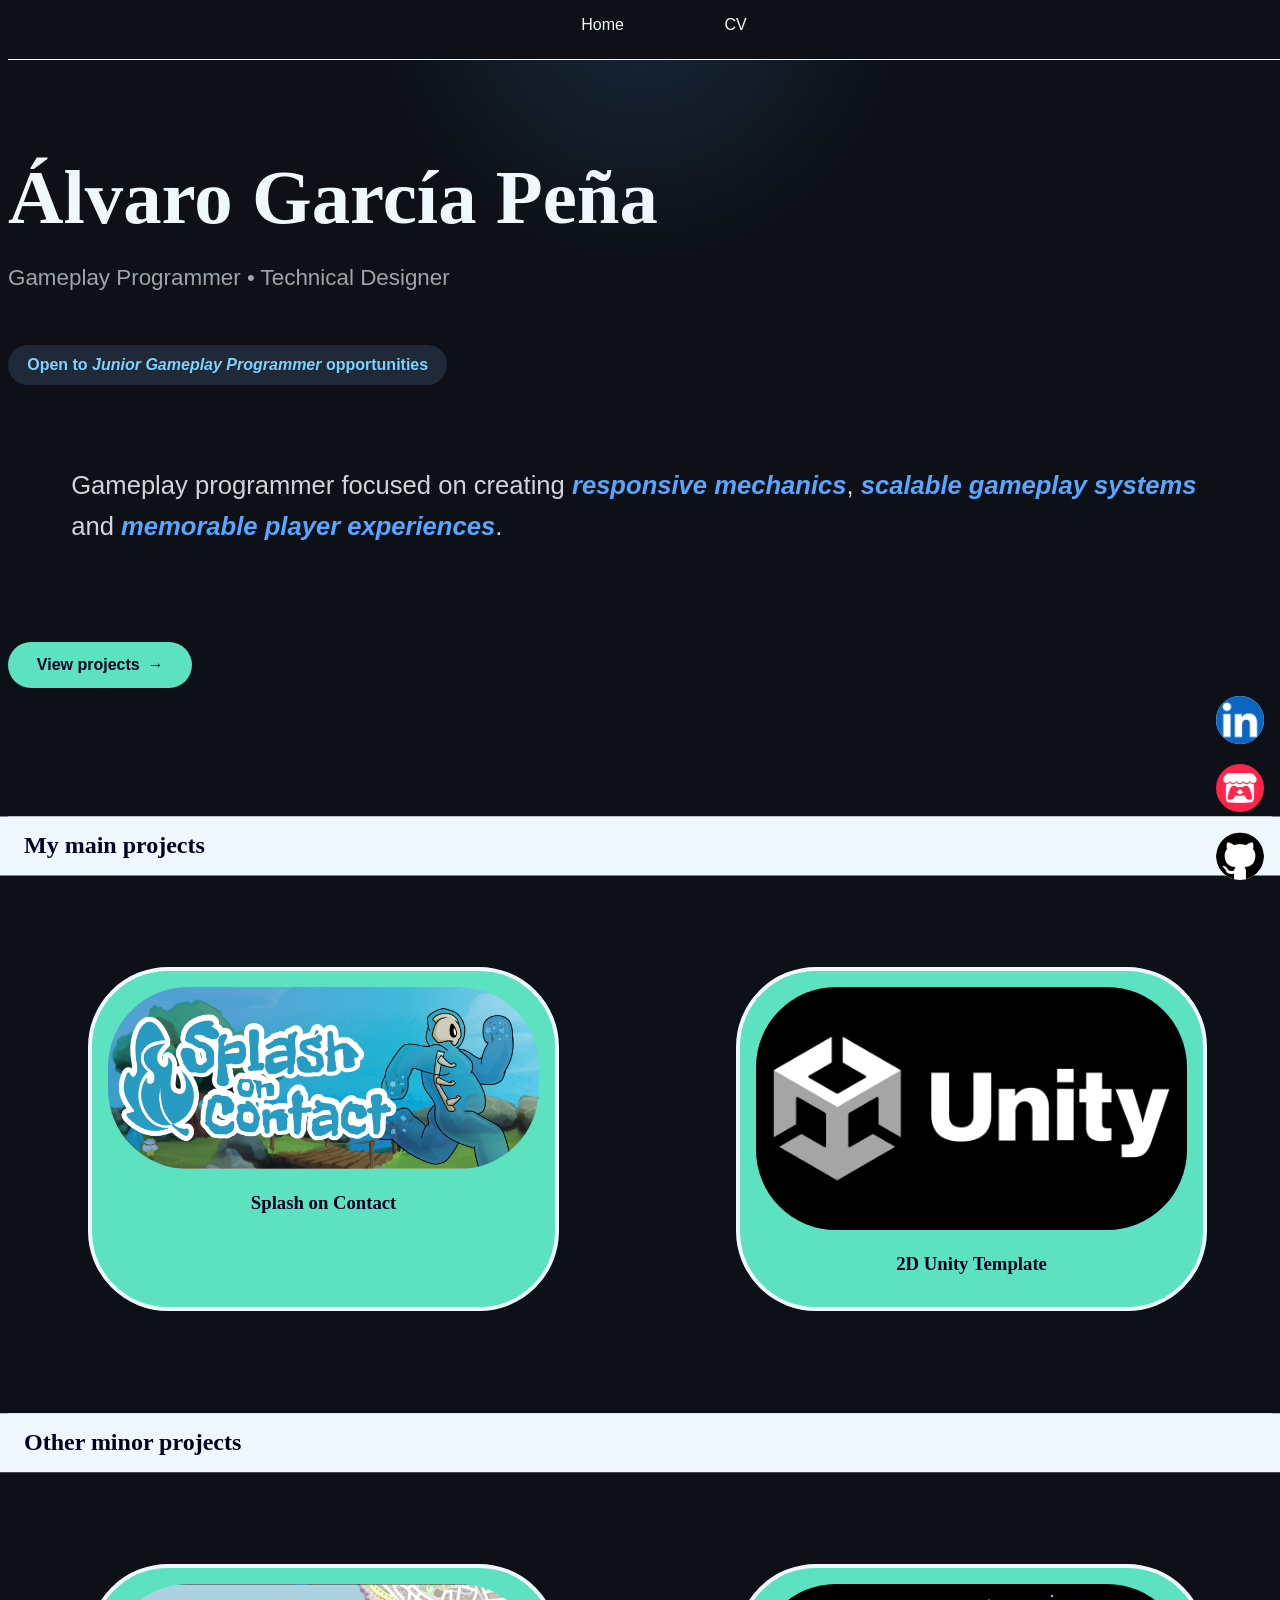
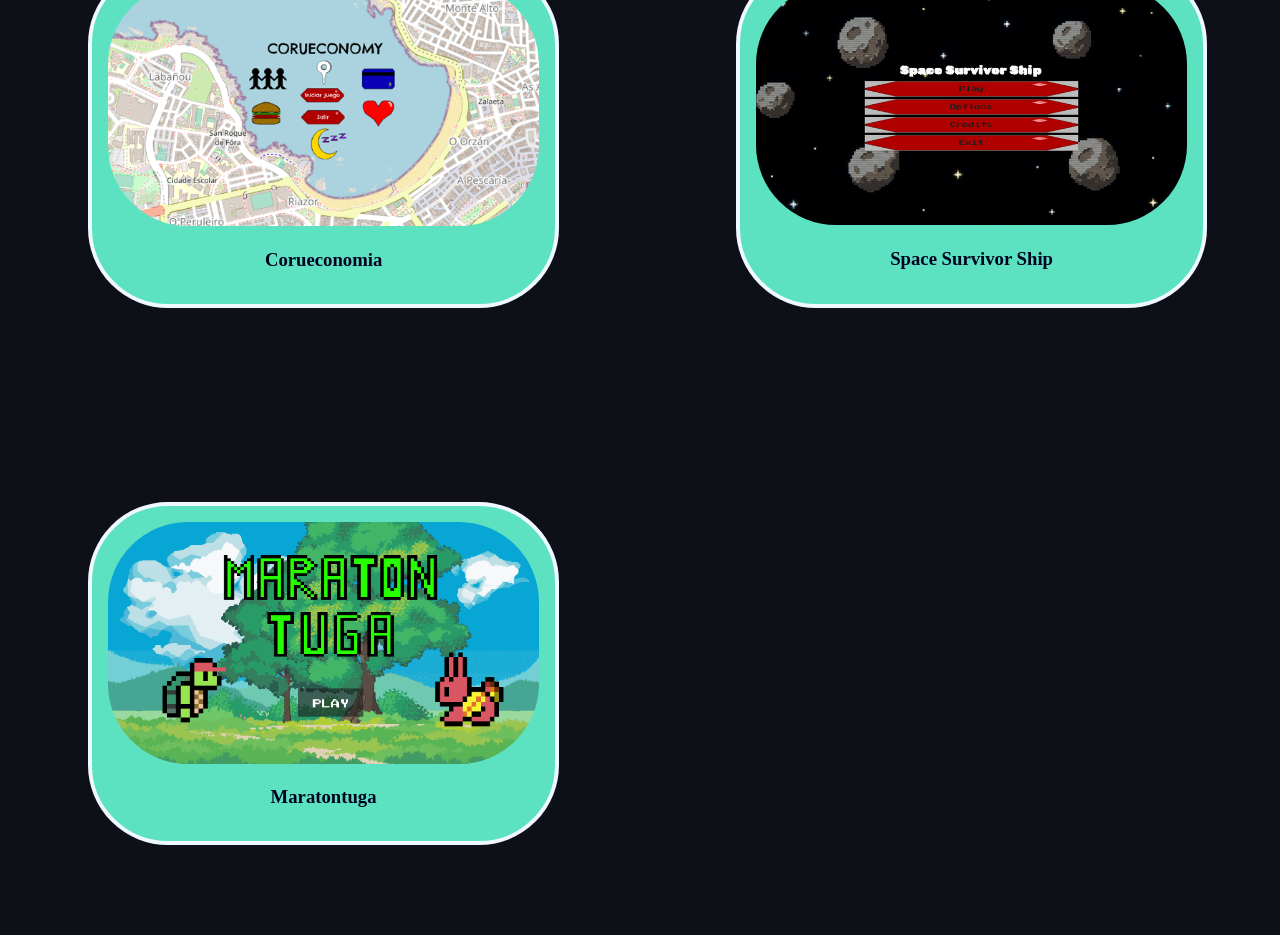
<file: index.html>
<!DOCTYPE html>
<html lang="en">
<head>
    <meta charset="UTF-8">
    <meta name="viewport" content="width=device-width, initial-scale=1.0">
    <meta name="author" content="Álvaro García Peña" />
    <meta name="description" content="This Álvaro García Peña's personal portfolio" />
    <meta name="keywords" content="portfolio, developer, videogames" />
    <title>Álvaro García Peña</title>
    <link rel="stylesheet" href="styles/header.css">
    <link rel="stylesheet" href="styles/main.css">
    <link rel="stylesheet" href="styles/index.css">
    <link rel="stylesheet" href="styles/footer.css">
</head>
<body>

<header>
    <nav>
        <a href="index.html">Home</a>
        <a href="media/docs/cv.pdf">CV</a>
    </nav>
</header>

<main>
    <section>
        <h1>Álvaro García Peña</h1>

        <p class="subtitle">
            Gameplay Programmer • Technical Designer
        </p>

        <p class="status">
            Open to <em>Junior Gameplay Programmer</em> opportunities
        </p>

        <p class="hero-description">
            Gameplay programmer focused on creating <em>responsive mechanics</em>, <em>scalable gameplay systems</em> and <em>memorable player experiences</em>.
        </p>

        <p class="link-work"><a href="#work">View projects</a></p>
    </section>

    <section id="work">
        <h2>My main projects</h2>
        <nav>
            <a href="pages/splashOnContact.html">
                <article>
                    <img src="media/img/SOC_header.png" alt="Splash On Contact Portada">
                    <h3>Splash on Contact</h3>
                </article>
            </a>
            <a href="pages/2dTemplate.html">
                <article>
                    <img src="media/img/2DT_header.png" alt="2D Unity Template Portada">
                    <h3>2D Unity Template</h3>
                </article>
            </a>
        </nav>
    </section>

    <section>
        <h2>Other minor projects</h2>
        <nav>
            <a href="pages/corueconomia.html">
                <article>
                    <img src="media/img/CEM_header.png" alt="Corueconomia Portada">
                    <h3>Corueconomia</h3>
                </article>
            </a>
            <a href="pages/spaceSurvivorShip.html">
                <article>
                    <img src="media/img/SSS_header.png" alt="Space Survivor Ship Portada">
                    <h3>Space Survivor Ship</h3>
                </article>
            </a>
            <a href="pages/maratontuga.html">
                <article>
                    <img src="media/img/MTT_header.png" alt="Maratontuga Portada">
                    <h3>Maratontuga</h3>
                </article>
            </a>
        </nav>
    </section>

</main>

<footer>
    <a href="https://es.linkedin.com/in/álvaro-garcía-peña-060b25382"><img src="media/img/linkedin_logo.png" alt="Linkedin Logo"></a>
    <a href="https://agpallstar.itch.io"><img src="media/img/itchio_logo.png" alt="Itch.io Logo"></a>
    <a href="https://github.com/AGPAllStar"><img src="media/img/github_logo.png" alt="Github Logo"></a>
</footer>

</body>
</html>
</file>
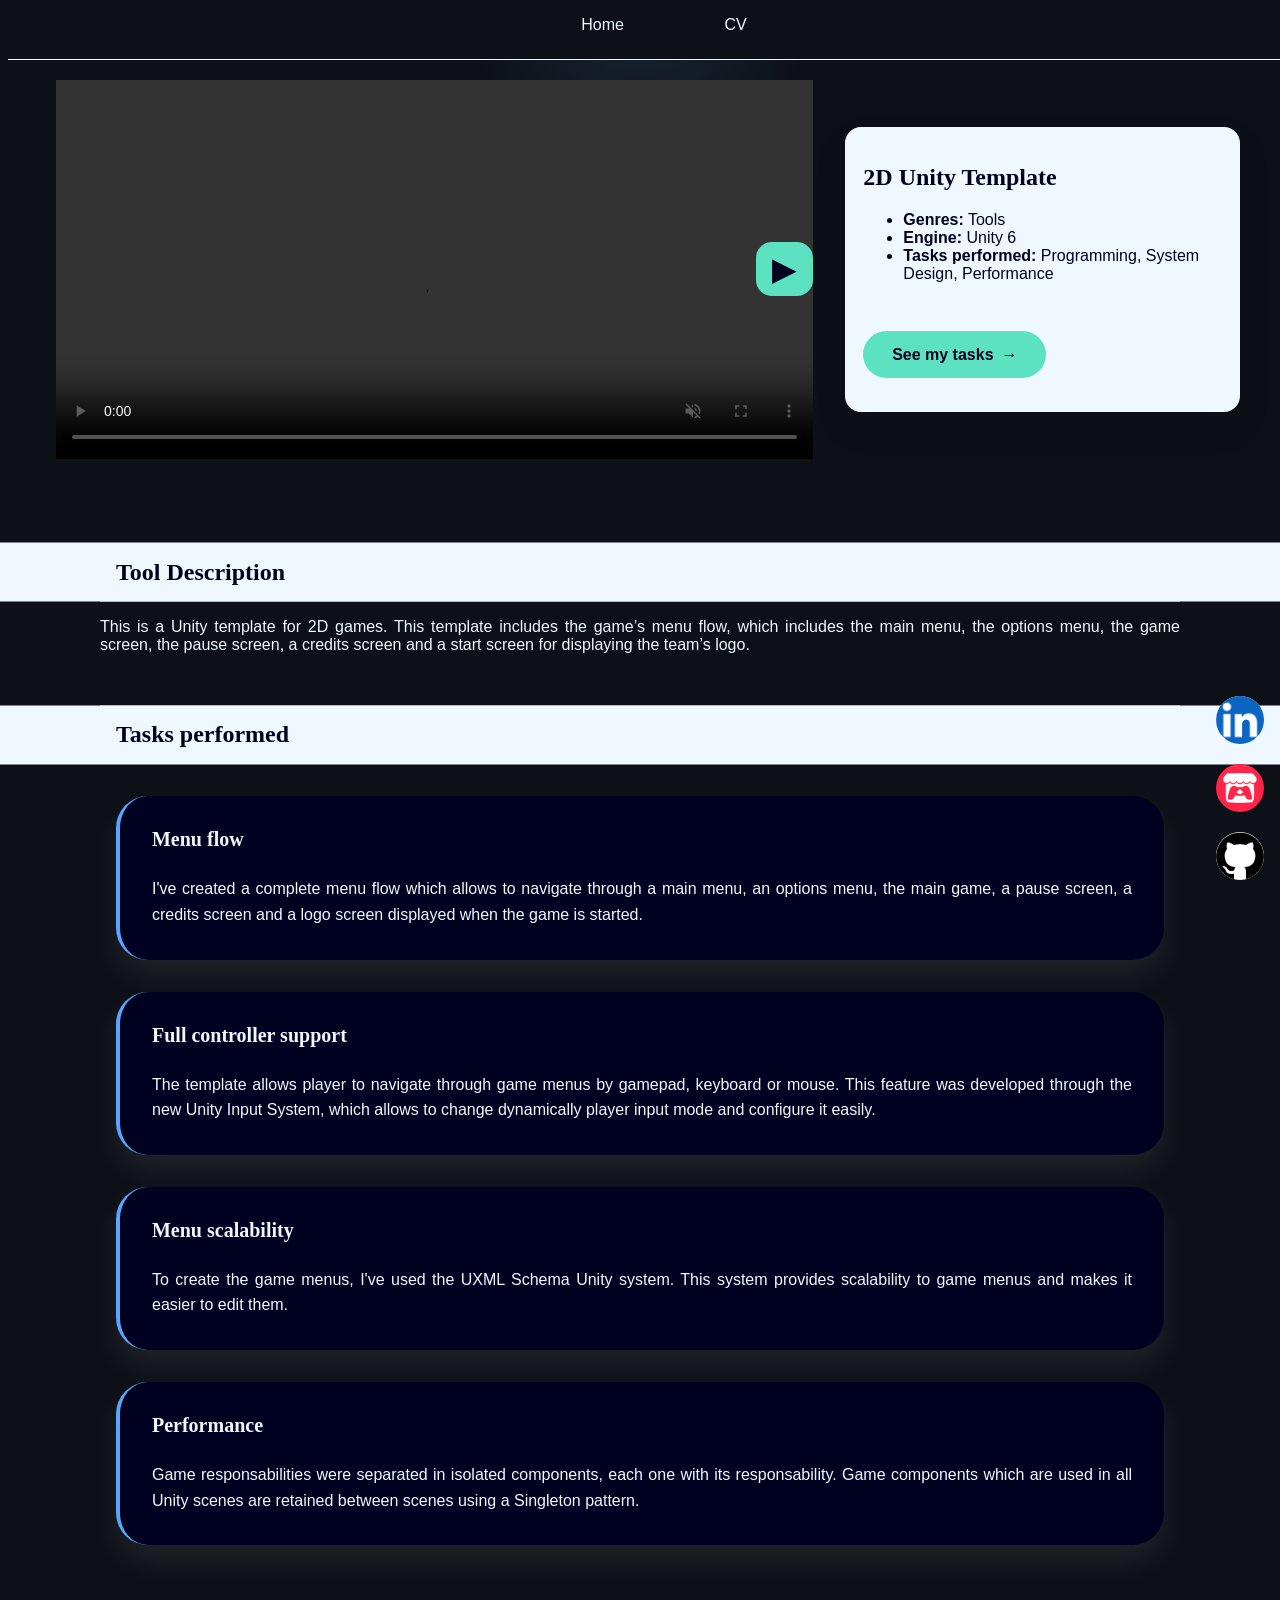
<file: pages/2dTemplate.html>
<!DOCTYPE html>
<html lang="en">
<head>
    <meta charset="UTF-8">
    <meta name="viewport" content="width=device-width, initial-scale=1.0">
    <meta name="author" content="Álvaro García Peña" />
    <meta name="description" content="This page contains a description of the 2D template for Unity" />
    <meta name="keywords" content="2D, template, unity" />
    <title>2D Template</title>
    <link rel="stylesheet" href="../styles/header.css">
    <link rel="stylesheet" href="../styles/main.css">
    <link rel="stylesheet" href="../styles/game.css">
    <link rel="stylesheet" href="../styles/footer.css">
    <link rel="stylesheet" href="../styles/carousel.css">
</head>
<body>

<header>
    <nav>
        <a href="../index.html">Home</a>
        <a href="../media/docs/cv.pdf">CV</a>
    </nav>
</header>

<main>

    <article>
        <div class="carousel">
            <button class="prev">◀</button>

            <div class="carousel-media">
                <video autoplay muted playsinline controls class="active">
                    <source src="../media/video/2DT_reel.mp4" type="video/mp4">
                    Your navigator doesn't support the video element.
                </video>
                <img src="../media/img/2DT_shot1.png" alt="2D Unity Template Shot 1">
            </div>

            <button class="next">▶</button>
        </div>
        <script src="../logic/carousel.js"></script>
    </article>

    <aside>
        <h1>2D Unity Template</h1>
        <p>
            <ul>
                <li><b>Genres:</b> Tools</li>
                <li><b>Engine:</b> Unity 6</li>
                <li><b>Tasks performed:</b> Programming, System Design, Performance</li>
            </ul>
        </p>
        <p>
            <a href="#tasks">See my tasks</a>
        </p>
    </aside>

    <section>
        <h2>Tool Description</h2>
        <p>
            This is a Unity template for 2D games. This template includes the game’s menu flow, which includes  the main menu, the options menu, the 
            game screen, the pause screen, a credits screen and a start screen for displaying the team’s logo.
        </p>
    </section>

    <section id="tasks">
        <h2>Tasks performed</h2>

        <article>
            <h3>Menu flow</h3>
            <p>
                I've created a complete menu flow which allows to navigate through a main menu, an options menu, the main game, a pause screen, a credits screen 
                and a logo screen displayed when the game is started.
            </p>
        </article>

        <article>
            <h3>Full controller support</h3>
            <p>
                The template allows player to navigate through game menus by gamepad, keyboard or mouse. This feature was developed through the new Unity Input System, 
                which allows to change dynamically player input mode and configure it easily.
            </p>
        </article>

        <article>
            <h3>Menu scalability</h3>
            <p>
                To create the game menus, I've used the UXML Schema Unity system. This system provides scalability to game menus and makes it easier to edit them.
            </p>
        </article>

        <article>
            <h3>Performance</h3>
            <p>
                Game responsabilities were separated in isolated components, each one with its responsability. Game components which are used in all Unity scenes 
                are retained between scenes using a Singleton pattern.
            </p>
        </article>
    </section>

</main>

<footer>
    <a href="https://es.linkedin.com/in/álvaro-garcía-peña-060b25382"><img src="../media/img/linkedin_logo.png" alt="Linkedin Logo"></a>
    <a href="https://agpallstar.itch.io"><img src="../media/img/itchio_logo.png" alt="Itch.io Logo"></a>
    <a href="https://github.com/AGPAllStar"><img src="../media/img/github_logo.png" alt="Github Logo"></a>
</footer>

</body>
</html>
</file>
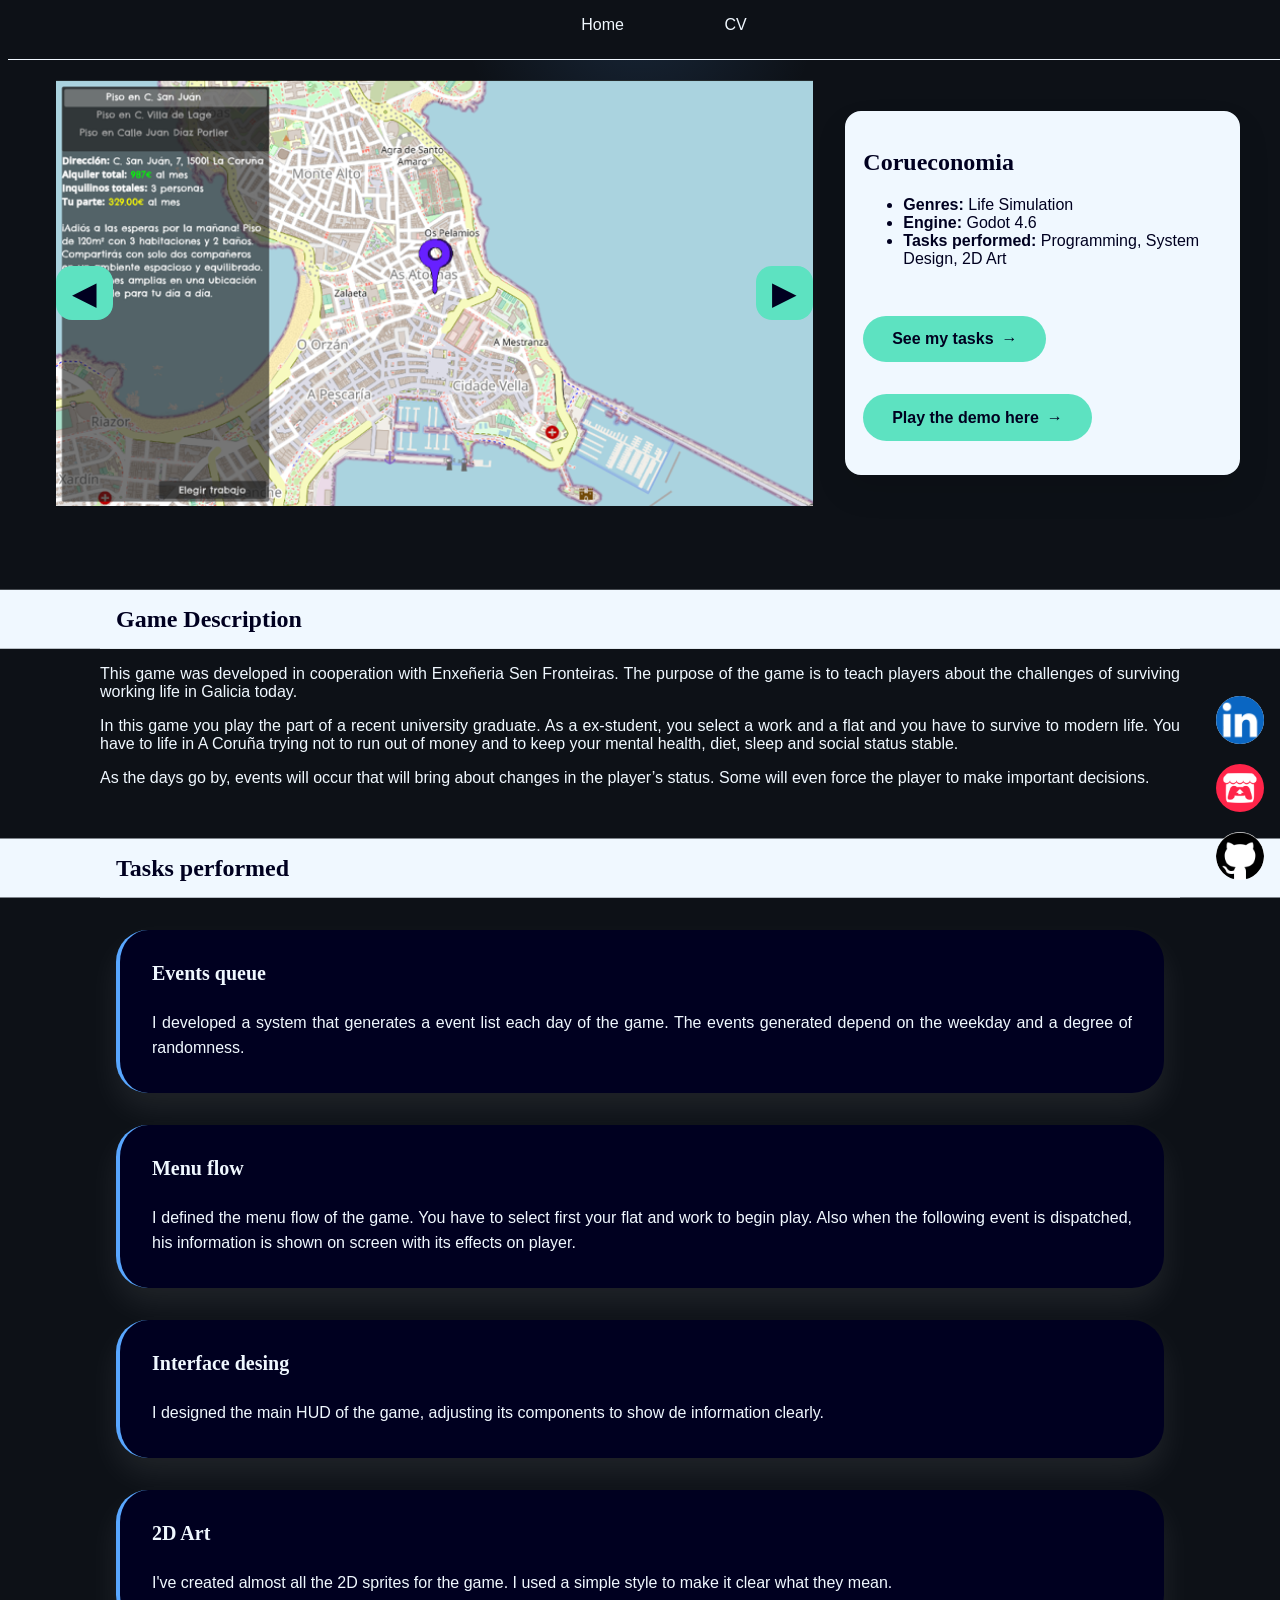
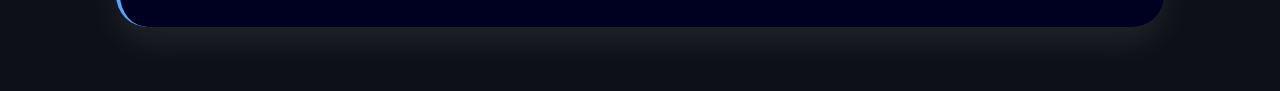
<file: pages/corueconomia.html>
<!DOCTYPE html>
<html lang="en">
<head>
    <meta charset="UTF-8">
    <meta name="viewport" content="width=device-width, initial-scale=1.0">
    <meta name="author" content="Álvaro García Peña" />
    <meta name="description" content="This page contains a description of the game Corueconomia" />
    <meta name="keywords" content="economy, A Coruña, student, work, event" />
    <title>Corueconomia</title>
    <link rel="stylesheet" href="../styles/header.css">
    <link rel="stylesheet" href="../styles/main.css">
    <link rel="stylesheet" href="../styles/game.css">
    <link rel="stylesheet" href="../styles/footer.css">
    <link rel="stylesheet" href="../styles/carousel.css">
</head>
<body>

<header>
    <nav>
        <a href="../index.html">Home</a>
        <a href="../media/docs/cv.pdf">CV</a>
    </nav>
</header>

<main>

    <article>
        <div class="carousel">
            <button class="prev">◀</button>

            <div class="carousel-media">
                <img src="../media/img/CEM_shot1.png" alt="Corueconomia Shot 1" class="active">
                <img src="../media/img/CEM_shot2.png"  alt="Corueconomia Shot 2">
                <img src="../media/img/CEM_shot3.png"  alt="Corueconomia Shot 3">
                <img src="../media/img/CEM_shot4.png"  alt="Corueconomia Shot 4">
            </div>

            <button class="next">▶</button>
        </div>
        <script src="../logic/carousel.js"></script>
    </article>

    <aside>
        <h1>Corueconomia</h1>
        <p>
            <ul>
                <li><b>Genres:</b> Life Simulation</li>
                <li><b>Engine:</b> Godot 4.6</li>
                <li><b>Tasks performed:</b> Programming, System Design, 2D Art</li>
            </ul>
        </p>
        <p>
            <a href="#tasks">See my tasks</a>
            <a href="https://agpallstar.itch.io/corueconomia">Play the demo here</a>
        </p>
    </aside>

    <section>
        <h2>Game Description</h2>
        <p>
            This game was developed in cooperation with Enxeñeria Sen Fronteiras. The purpose of the game is to teach players about the challenges of surviving 
            working life in Galicia today.
        </p>
        <p>
            In this game you play the part of a recent university graduate. As a ex-student, you select a work and a flat and you have to survive to modern life.
            You have to life in A Coruña trying not to run out of money and to keep your mental health, diet, sleep and social status stable.
        </p>
        <p>
            As the days go by, events will occur that will bring about changes in the player’s status. Some will even force the player to make important decisions.
        </p>
    </section>

    <section id="tasks">
        <h2>Tasks performed</h2>

        <article>
            <h3>Events queue</h3>
            <p>
                I developed a system that generates a event list each day of the game. The events generated depend on the weekday and a degree of randomness.
            </p>
        </article>

        <article>
            <h3>Menu flow</h3>
            <p>
                I defined the menu flow of the game. You have to select first your flat and work to begin play. Also when the following event is dispatched, 
                his information is shown on screen with its effects on player.
            </p>
        </article>

        <article>
            <h3>Interface desing</h3>
            <p>
                I designed the main HUD of the game, adjusting its components to show de information clearly.
            </p>
        </article>

        <article>
            <h3>2D Art</h3>
            <p>
                I've created almost all the 2D sprites for the game. I used a simple style to make it clear what they mean.
            </p>
        </article>
    </section>

</main>

<footer>
    <a href="https://es.linkedin.com/in/álvaro-garcía-peña-060b25382"><img src="../media/img/linkedin_logo.png" alt="Linkedin Logo"></a>
    <a href="https://agpallstar.itch.io"><img src="../media/img/itchio_logo.png" alt="Itch.io Logo"></a>
    <a href="https://github.com/AGPAllStar"><img src="../media/img/github_logo.png" alt="Github Logo"></a>
</footer>

</body>
</html>
</file>
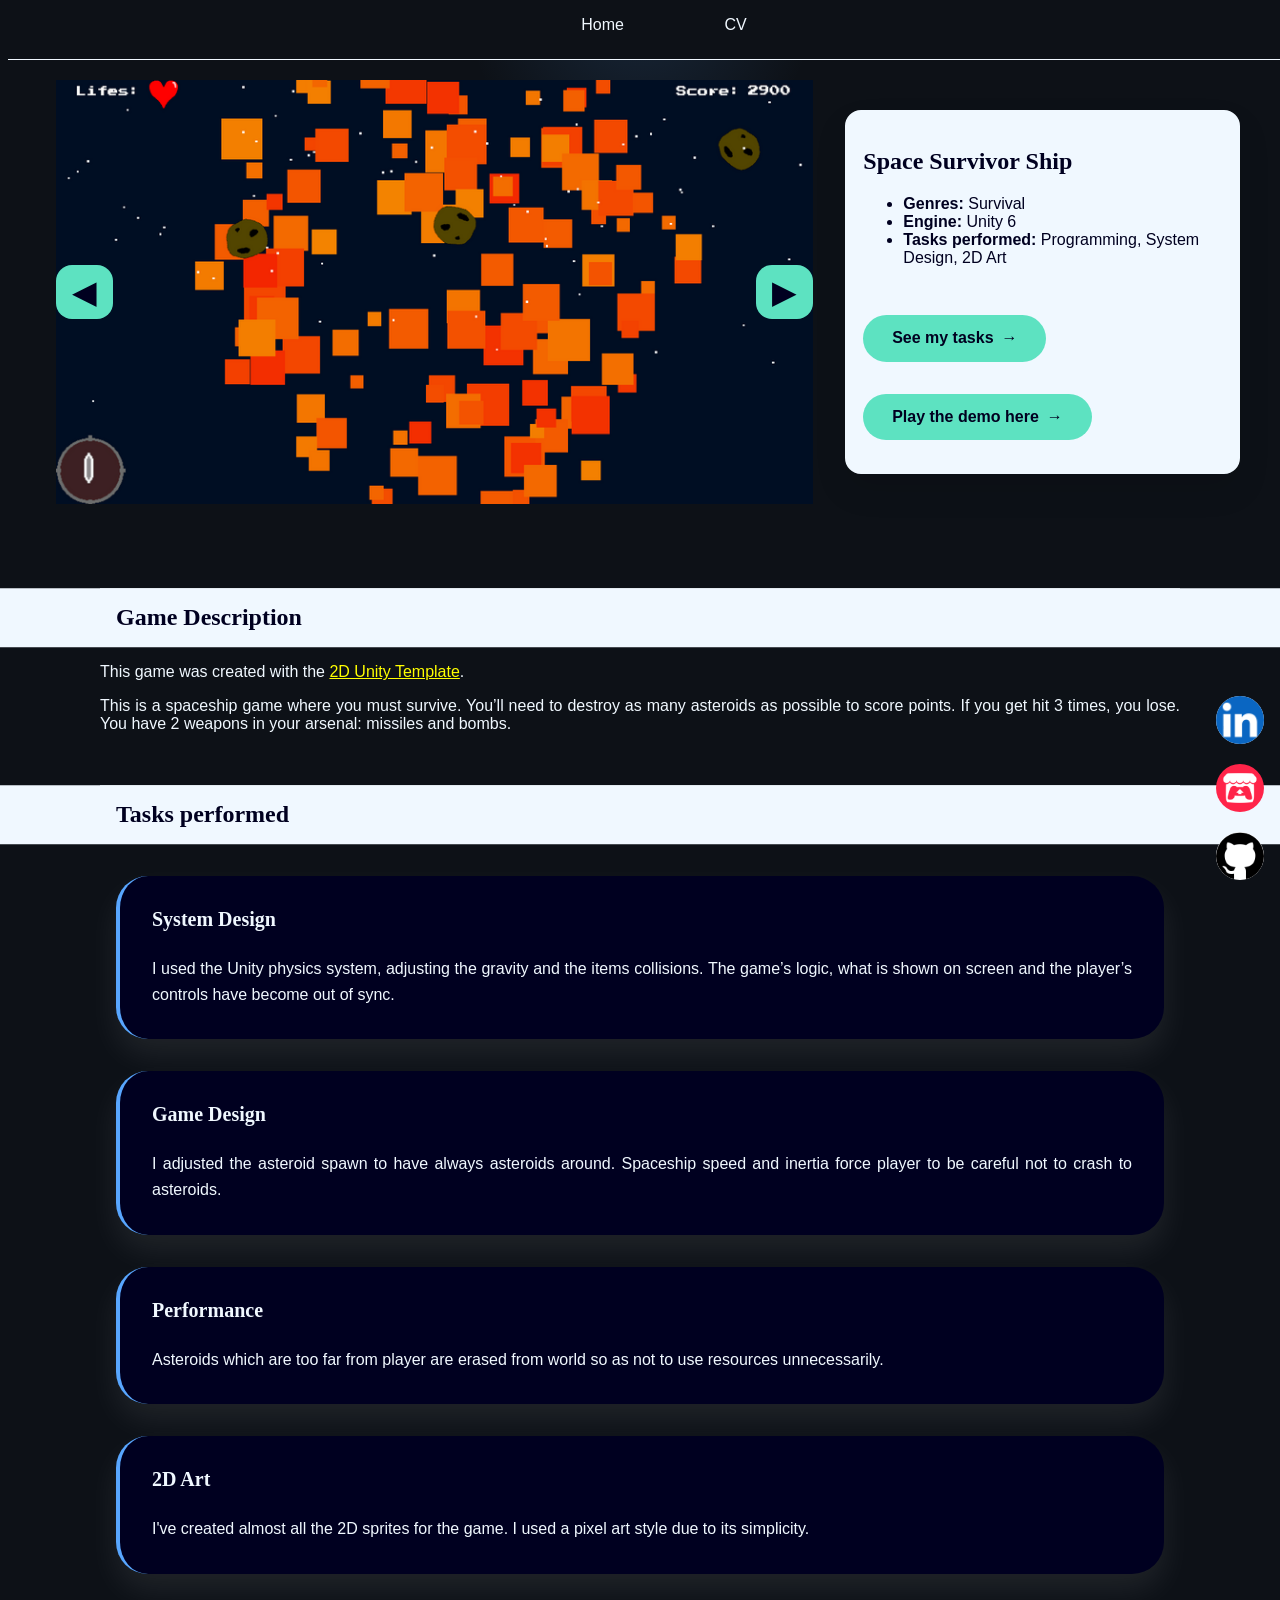
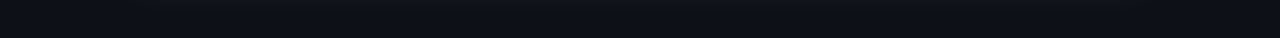
<file: pages/spaceSurvivorShip.html>
<!DOCTYPE html>
<html lang="en">
<head>
    <meta charset="UTF-8">
    <meta name="viewport" content="width=device-width, initial-scale=1.0">
    <meta name="author" content="Álvaro García Peña" />
    <meta name="description" content="This page contains a description of the game Space Survivor Ship" />
    <meta name="keywords" content="space, ship, asteroid" />
    <title>Corueconomia</title>
    <link rel="stylesheet" href="../styles/header.css">
    <link rel="stylesheet" href="../styles/main.css">
    <link rel="stylesheet" href="../styles/game.css">
    <link rel="stylesheet" href="../styles/footer.css">
    <link rel="stylesheet" href="../styles/carousel.css">
</head>
<body>

<header>
    <nav>
        <a href="../index.html">Home</a>
        <a href="../media/docs/cv.pdf">CV</a>
    </nav>
</header>

<main>

    <article>
        <div class="carousel">
            <button class="prev">◀</button>

            <div class="carousel-media">
                <img src="../media/img/SSS_shot1.png" alt="Space Survivor Ship Shot 1" class="active">
                <img src="../media/img/SSS_shot2.png"  alt="Space Survivor Ship Shot 2">
                <img src="../media/img/SSS_shot3.png"  alt="Space Survivor Ship Shot 3">
                <img src="../media/img/SSS_shot4.png"  alt="Space Survivor Ship Shot 4">
            </div>

            <button class="next">▶</button>
        </div>
        <script src="../logic/carousel.js"></script>
    </article>

    <aside>
        <h1>Space Survivor Ship</h1>
        <p>
            <ul>
                <li><b>Genres:</b> Survival</li>
                <li><b>Engine:</b> Unity 6</li>
                <li><b>Tasks performed:</b> Programming, System Design, 2D Art</li>
            </ul>
        </p>
        <p>
            <a href="#tasks">See my tasks</a>
            <a href="https://agpallstar.itch.io/space-survivor-ship">Play the demo here</a>
        </p>
    </aside>

    <section>
        <h2>Game Description</h2>
        <p>
            This game was created with the <a href="../pages/2dTemplate.html">2D Unity Template</a>.
        </p>
        <p>
            This is a spaceship game where you must survive. You’ll need to destroy as many asteroids as possible to score points. If you get hit 3 times, you lose. 
            You have 2 weapons in your arsenal: missiles and bombs.
        </p>
    </section>

    <section id="tasks">
        <h2>Tasks performed</h2>

        <article>
            <h3>System Design</h3>
            <p>
                I used the Unity physics system, adjusting the gravity and the items collisions. The game’s logic, what is shown on screen and the player’s controls 
                have become out of sync.
            </p>
        </article>

        <article>
            <h3>Game Design</h3>
            <p>
                I adjusted the asteroid spawn to have always asteroids around. Spaceship speed and inertia force player to be careful not to crash to asteroids.
            </p>
        </article>

        <article>
            <h3>Performance</h3>
            <p>
                Asteroids which are too far from player are erased from world so as not to use resources unnecessarily.
            </p>
        </article>

        <article>
            <h3>2D Art</h3>
            <p>
                I've created almost all the 2D sprites for the game. I used a pixel art style due to its simplicity.
            </p>
        </article>
    </section>

</main>

<footer>
    <a href="https://es.linkedin.com/in/álvaro-garcía-peña-060b25382"><img src="../media/img/linkedin_logo.png" alt="Linkedin Logo"></a>
    <a href="https://agpallstar.itch.io"><img src="../media/img/itchio_logo.png" alt="Itch.io Logo"></a>
    <a href="https://github.com/AGPAllStar"><img src="../media/img/github_logo.png" alt="Github Logo"></a>
</footer>

</body>
</html>
</file>
<file: styles/header.css>
header {
    background-color: #0d1117;
    top: 0;
    width: 100%;
    height: 3%;
    display: flex;
    position: fixed;
    justify-content: center;
    gap: 1em;
    padding: 1em;
    border-bottom: 0.0625em solid aliceblue;
    flex-direction: row;
    z-index: 1000;
}

header a {
    padding-left: 1em;
    padding-right: 1em;
    padding-top: 0.5em;
    padding-bottom: 0.5em;
    font: larger;
    text-align: center;
    margin: 2em;
}

header a:hover {
    color: #5de2c1;
}

main {
    margin-top: 5%;
}
</file>
<file: styles/main.css>
body {
    background: 
        radial-gradient(circle at top,
        rgba(88,166,255,.15),
        transparent 10%),
        #0d1117;
    color: aliceblue;
    font-family: 'Tahoma', 'Verdana', 'Arial', serif;
}

h1, h2, h3, h4, h5, h6 {
    font-family: 'Georgia', 'Palatino', 'Times New Roman', sans-serif;
}

a {
    color: inherit;
    text-decoration: none;
}
</file>
<file: styles/index.css>
section:first-of-type {
    margin-bottom: 8em;
}

h1{
    margin-top: 2em;
    font-size: clamp(3rem,6vw,5rem);
    font-weight: 800;
    margin-bottom: 0.3em;
}

.subtitle{
    font-size:1.4rem;
    color:#9ca3af;
}

.status{
    display:inline-block;
    margin-top: 2em;
    padding: 0.7rem 1.2rem;
    border-radius: 10em;
    background: #1f2937;
    color: #7dd3fc;
    font-weight: 600;
}

.hero-description{
    margin: 5%;
    max-width: 90%;
    font-size: clamp(1.3rem, 2vw, 1.8rem);
    line-height: 1.6;
    color: #d1d5db;
}

.hero-description em{
    color: #58a6ff;
    font-weight: 700;
}

.link-work a {
    display: inline-flex;
    align-items: center;
    justify-content: center;
    gap: 0.5rem;

    padding: 0.9rem 1.8rem;
    margin-top: 2rem;

    background: #5de2c1;
    color: #000020;
    text-decoration: none;
    font-weight: 600;
    font-size: 1rem;

    border-radius: 3em;

    transition: background 0.2s ease,
                transform 0.2s ease,
                box-shadow 0.2s ease;
}

.link-work a:hover{
    transform: translateY(-0.25em);
    box-shadow: 0 2em 4em rgba(88, 166, 255, .35);
}

.link-work a:active{
    transform: translateY(0);
}

.link-work a::after{
    content: "→";
    transition: transform .2s ease;
}

.link-work a:hover::after{
    transform: translateX(1em);
}

section nav {
    display: grid;
    grid-template-columns: repeat(2, 1fr);
    gap: 2em;
}

section nav a article {
    width: 70%;
    height: 60%;
    object-fit: cover;
    background: #5de2c1;
    color: #000020;
    border: 0.25em solid aliceblue;
    border-radius: 5em;
    padding: 1em;
    margin: 5em;
    text-align: center;
}

section nav a article:hover{
    transform: translateY(-0.25em);
    box-shadow: 0 2em 4em rgba(88, 166, 255, .35);
}

section nav a article:active{
    transform: translateY(0);
}

section nav a article::after{
    transition: transform .2s ease;
}

section nav a article:hover::after{
    transform: translateX(1em);
}

section nav a article img {
    width: 100%;
    height: auto;
    object-fit: cover;
    border-radius: 5em;
}

section nav a article p {
    font-size: larger;
}

h2{
    color: #000020;
    background: aliceblue;
    padding: 1rem;
    box-shadow: 0 0 0 100vmax aliceblue;
    clip-path: inset(0 -100vmax);
    margin-bottom: 0.5em;
}

@media (max-width: 900px) {
    section nav {
        grid-template-columns: repeat(1, 1fr);
    }
}
</file>
<file: styles/footer.css>
footer {
    background-color: rgba(0, 0, 0, 0);
    bottom: 0;
    right: 0;
    display: flex;
    position: fixed;
    justify-content: center;
    gap: 1em;
    padding: 1em;
    flex-direction: column;
    z-index: 1000;
}

footer img{
    background-color: rgb(255, 255, 255);
    max-width: 3em;
    border: 0.1em;
    border-radius: 3em;
    width: auto;
    height: auto;
}

footer img:hover{
    transform: scale(1.2, 1.2);
}
</file>
<file: styles/game.css>
main {
    gap: 1em;
    text-align: center;
    align-items: center;
    margin: 2em;
    display: grid;
    grid-template-columns: 2fr 1fr;
}

article {
    margin: 1em;
    grid-column: 1;
    grid-row: 1;
}

aside {
    text-align: left;
    background-color: aliceblue;
    color: #000020;
    border: 0.125em solid aliceblue;
    border-radius: 1em;
    padding: 1em;
    box-shadow: 0 1em 2em rgba(0,0,0,0.1);
    grid-column: 2;
    grid-row: 1;
}

aside a {
    display: inline-flex;
    align-items: center;
    justify-content: center;
    gap: 0.5rem;

    padding: 0.9rem 1.8rem;
    margin-top: 2rem;

    background: #5de2c1;
    color: #000020;
    text-decoration: none;
    font-weight: 600;
    font-size: 1rem;

    border-radius: 3em;

    transition: background 0.2s ease,
                transform 0.2s ease,
                box-shadow 0.2s ease;
}

aside a:hover{
    transform: translateY(-0.25em);
    box-shadow: 0 2em 4em rgba(88, 166, 255, .35);
}

aside a:active{
    transform: translateY(0);
}

aside a::after{
    content: "→";
    transition: transform .2s ease;
}

aside a:hover::after{
    transform: translateX(1em);
}

section {
    text-align: justify;
    margin-left: 5%;
    margin-right: 5%;
    grid-column: 1 / -1;
}

section a {
    text-decoration: underline;
    color: yellow;
}

img, video {
    max-width: 80%;
    width: auto;
    height: auto;
}

h2{
    color: #000020;
    background: aliceblue;
    padding: 1rem;
    box-shadow: 0 0 0 100vmax aliceblue;
    clip-path: inset(0 -100vmax);
    margin-bottom: 0.5em;
}

#tasks article {
    background-color: #000020;
    border-radius: 2em;
    padding: 2em;
    margin-top: 2em;
    margin-bottom: 2em;
    box-shadow: 0 1em 2em rgba(255, 255, 255, 0.08);
    border-left: 0.25em solid #58a6ff;
    transition: transform 0.2s ease, box-shadow 0.2s ease;
}

#tasks article:hover {
    transform: translateY(-0.25em);
    box-shadow: 0 2em 4em rgba(255, 255, 255, 0.12);
}

#tasks article h3 {
    margin-top: 0;
    font-size: 1.25rem;
    padding-bottom: 0.25em;
}

#tasks article p {
    line-height: 1.6;
    margin-bottom: 1em;
}

#tasks article p:last-child {
    margin-bottom: 0;
}

@media (max-width: 800px) {
    main {
        grid-template-columns: 1fr;
    }

    article {
        grid-column: 1;
        grid-row: 1;
    }

    aside {
        grid-column: 1;
        grid-row: 2;
    }

    section {
        grid-column: 1 / -1;
    }
}
</file>
<file: styles/carousel.css>
.carousel {
    position: relative;
    max-width: 100%;
    margin: 2rem auto;
    background-color: #000;
}

.carousel-media img, .carousel-media video {
    display: none;
    width: 100%;
    max-width: 100%;
}

.carousel-media img.active, .carousel-media video.active {
    display: block;
}

/* Botones */
.carousel button {
    position: absolute;
    top: 50%;
    transform: translateY(-50%);
    background-color: #5de2c1;
    color: #000020;
    border: none;
    font-size: 2rem;
    padding: 0.5rem 1rem;
    cursor: pointer;
    border-radius: 0.5em;
}

.carousel .prev {
    left: 0;
}

.carousel .next {
    right: 0;
}

.carousel button:hover {
    background-color: #000020;
    color: #5de2c1;
}
</file>
